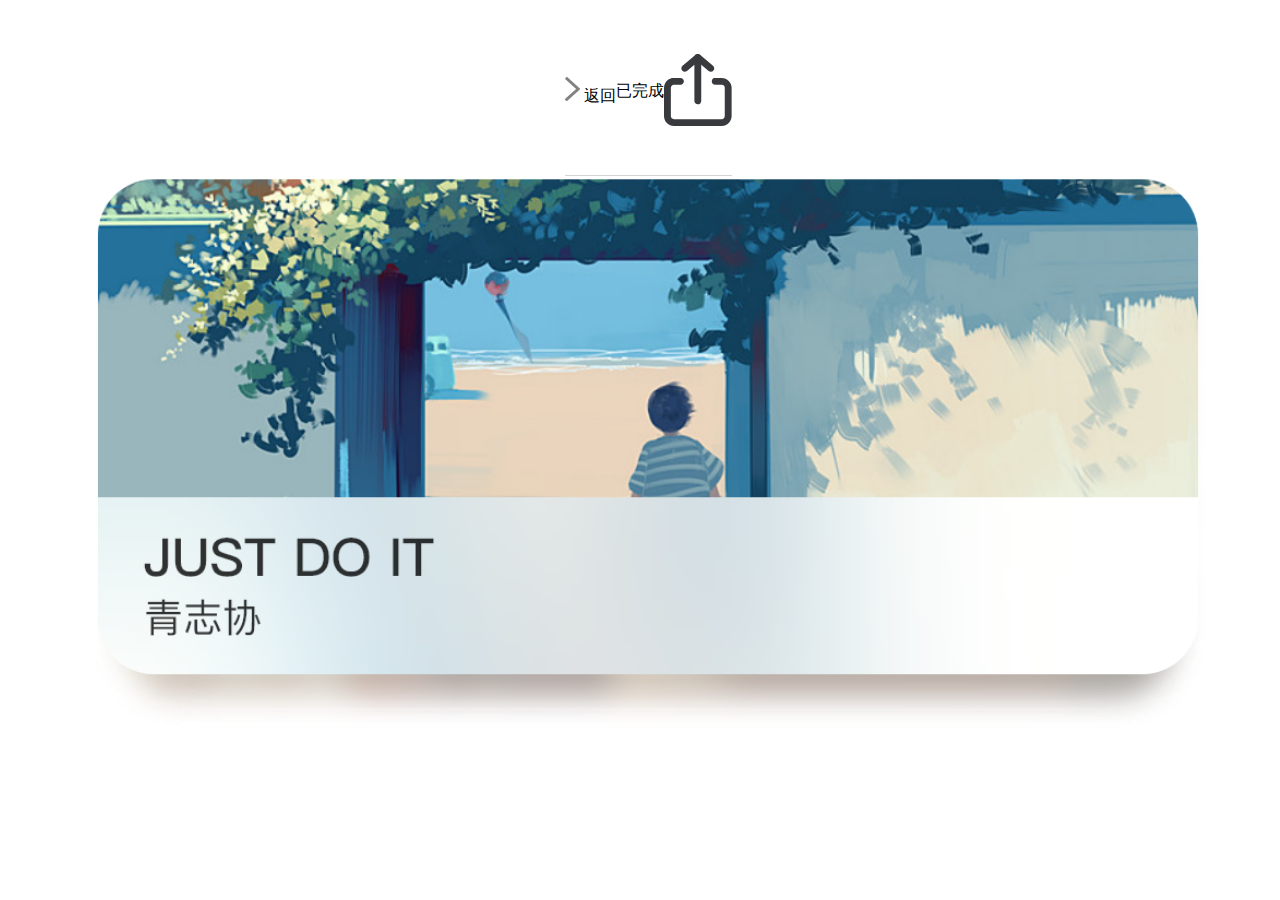
<file: done-index.html>
<!DOCTYPE html>
<head>
  <meta charset="utf-8">
  <meta http-equiv="X-UA-Compatible" content="IE-edge,chrome=1">
  <meta name="viewport" content="width=device-width, initial-scale=1, shrink-to-fit=no, minimum-scale=1.0, maximum-scale=1.0, user-scalable=no, viewport-fit=cover"/>
  <meta name="format-datection" content="telephone=no,email=no"/>
  <meta name="apple-mobile-web-app-capable" content="yes">
  <meta name="apple-mobile-web-app-status-bar-style" content="white">
  <script src="lib/jquery-3.3.1.js"></script>
  <link rel="stylesheet" type="text/css" href="css/font.css">
  <link rel="stylesheet" href="css/doing-done.css">
</head>

<body>

<header>
  <div class="back">
    <img src="./img/fanhui.png" alt="">
    返回
  </div>
  <div class="title">
    已完成
  </div>
  <div class="share">
    <img src="./img/share@3x.png">
  </div>
</header>

<section class="cards">
</section>



<script>

  $('.back').click(function () {
    location.replace("mine.html")
  })
</script>
<script src="js/doing-done.js"></script>
</body>
</html>
</file>
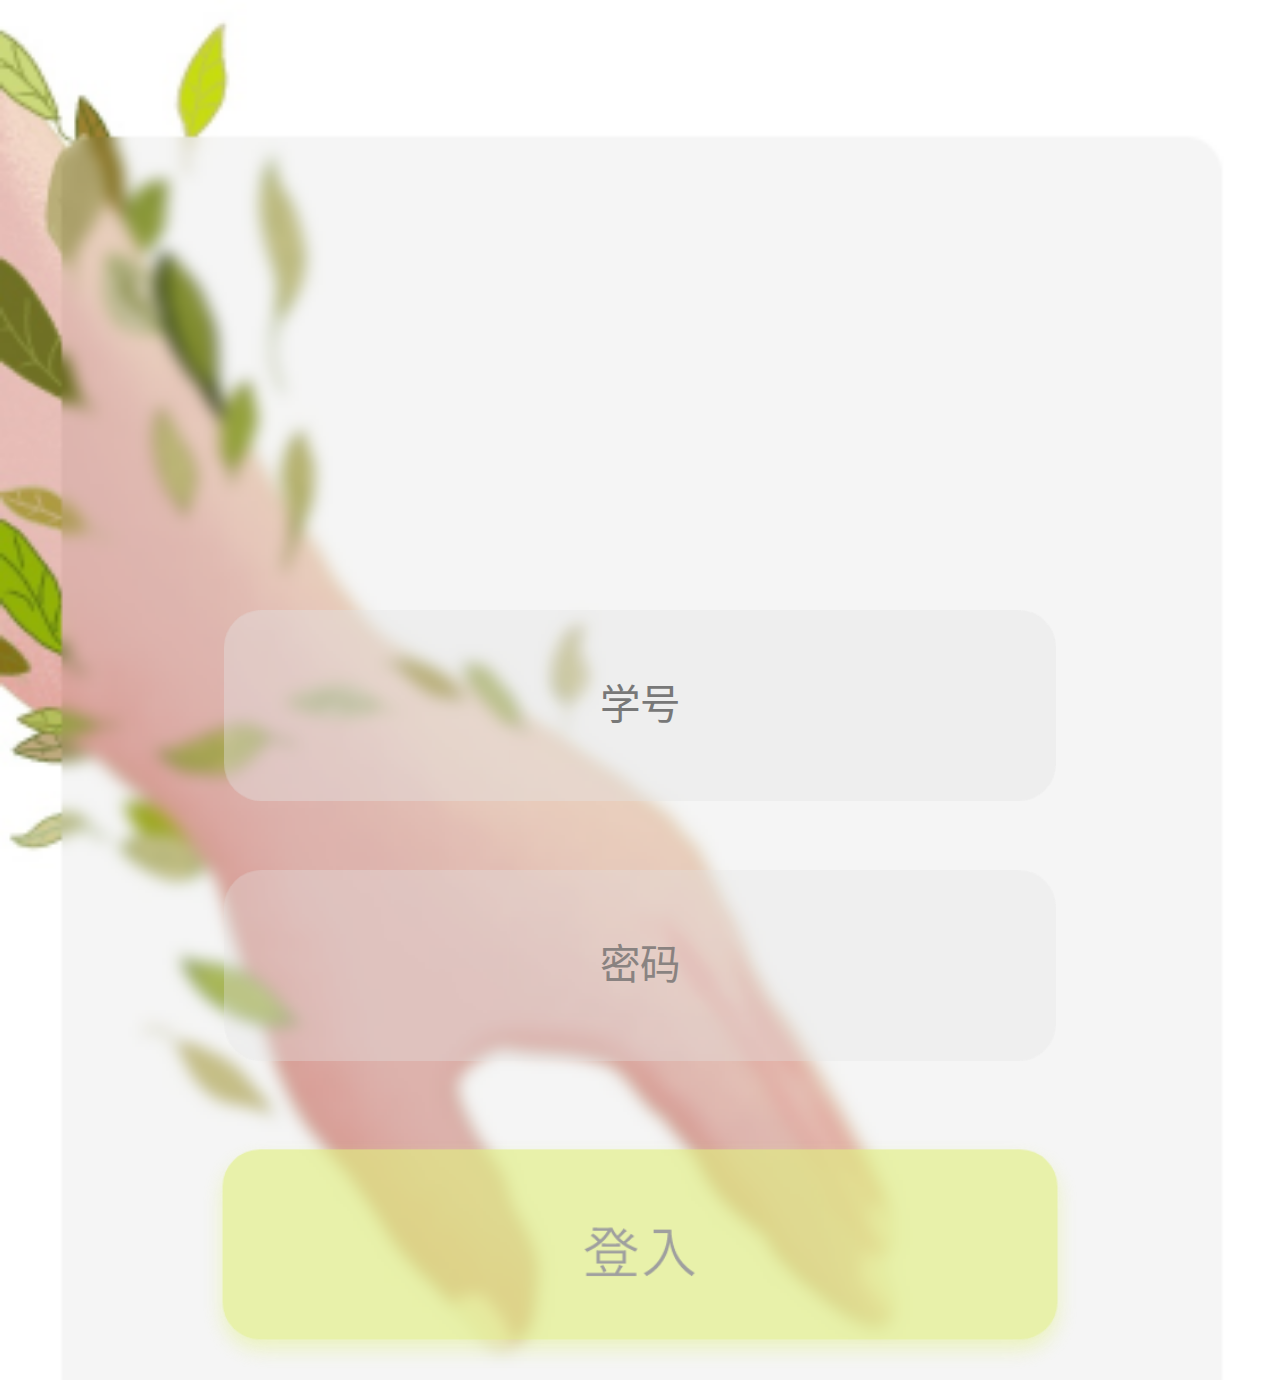
<file: Giving/login.html>
<!DOCTYPE html>
<html lang="zh-CN">
<head>
  <meta charset="utf-8">
  <meta http-equiv="X-UA-Compatible" content="IE-edge,chrome=1">
  <meta name="viewport" content="width=device-width, initial-scale=1, shrink-to-fit=no, minimum-scale=1.0, maximum-scale=1.0, user-scalable=no, viewport-fit=cover"/> <!--完美视图，不可缩放 viewport-fit我也不知道-->
  <meta name="format-datection" content="telephone=no,email=no"/><!--默认试别不了电话邮件--><!--如果要链接电话或邮箱 在a标签中href="tel:110"/href="mailto:1111@qq.com"-->
  <meta name="apple-mobile-web-app-capable" content="yes"><!-- 这个我也不知道... -->
  <meta name="apple-mobile-web-app-status-bar-style" content="white"><!-- 设置手机导航栏颜色 -->
  <link rel="icon" type="image/x-icon" href="imgs/favicon.ico"/><!--favicon load-->
  <link rel="stylesheet" type="text/css" href="css/font.css">
  <title>登陆</title>
  <script src="lib/jquery-3.3.1.js"></script>

  <style>
    html {
      font-family: PingFangHeiti;
    }
    * {
      margin: 0;
      padding: 0;
      box-sizing: border-box;
    }
    body,ul,li,p {margin: 0; padding: 0;}
    ul{list-style-type: none;}/*初始化*/
    a ,a:active {
      text-decoration: none;
      color: black;
      -webkit-tap-highlight-color: rgba(255, 255, 255, 0);
      -webkit-user-select: none;
      -moz-user-focus: none;
      -moz-user-select: none;
    }
    input {
      -webkit-appearance: none; /*防止移动端按钮圆角过圆*/
    }
    body {
      background-image: url("img/bg@3x.png");
      background-size: 100vw 178vw;
      background-repeat: no-repeat;
    }

    input {
       margin: 0;
       padding: 0;
       background: url("img/input1@3x.png") no-repeat;
       background-size: 100% 100%;
       position: relative;
       /*z-index: 1;*/
       width: 65vw;
       height: 14.94vw;
       border: 0;
      text-align: center;
      vertical-align: middle;
      font-family: Papyrus;
      font-size: 4.5vmin;
      color: gray;
     }
    input:focus {
      outline: none;
    }
    .box {
      margin: 0;
      padding: 0;
      width: 100%;
      height: 100%;
      display: flex;
      flex-direction: column;
      align-items: center;
      justify-content: center;

    }
    #login-user {
      margin-bottom: 5.3361vw;
      margin-top: 47.67vw;
      display: none;
    }
    #login-button {
      margin-top: 5.3361vw;
      width: 70vw;
      height: 19.5657vw;
      display: none;
    }
    #login-pass {
      display: none;
    }
  </style>

<body>

  <div class="box">
    <input type="text" id="login-user" placeholder="学号">
    <input type="password" id="login-pass" placeholder="密码">
    <img src="img/button@3x.png" id="login-button">
    <p id="tip"></p>
  </div>

<script>
$(document).ready(function () {
    var height = $('html')[0].clientHeight
　　
})
  <!--动画区-->
  function animate(){
    $("#login-user").fadeIn(800)
    $("#login-pass").fadeIn(1000)
    $("#login-button").fadeIn(1200)
  }
  animate()
  //用户操作
  function subUserControl () {
    var nameInput = $('#login-user')
    var passInput = $('#login-pass')
    subUser(nameInput.val(), passInput.val())
  }

  $('#login-button').click(function () {
    subUserControl()
  })

  function subUser(username,password){
    $.ajax({
      url:'https://os.ncuos.com/api/user/token',
      contentType:'application/json;charset=utf-8',
      method:'POST',
      data:JSON.stringify({
        username:username,
        password:password
      }),
      success:function(res){
        token = res['token']
        $.ajax({
          url:"https://os.ncuos.com/api/user/profile/basic",
          contentType:"application/json; charset=utf-8",
          method:"GET",
          headers: {
            authorization:'passport '+token},
          success:
            function(response){
            localStorage.setItem('username', response.base_info.xm)
            location.replace("index.html")
            },
          error:function(){
            document.getElementById('tip').innerHTML='<span style="color: red">请输入正确的学号或密码</span>'
            $('input').val('')
            $('#tip').show()
            $('#tip').fadeOut(1100)
           
            // location.replace("login.html")
          }
        })
      }
    })
  }
</script>
</body>

</html>
</file>
<file: css/font.css>
@font-face {
	font-family:PingFangBold;
	src: url('../font/PINGFANG-BOLD-1.TTF');
}
@font-face {
	font-family:PingFangMedium;
	src: url('../font/PINGFANG-MEDIUM-1.TTF');
}
@font-face {
	font-family:PingFangHeiti;
	src: url('../font/PINGFANGHEITI-JIXI-JIAN-1.TTF');
}
</file>
<file: css/doing-done.css>
body {
  width: 100vw;
  display: flex;
  flex-direction: column;
  align-items: center;
}
header {
  display: flex;
  flex-direction: row;
  justify-content: space-around;
  height: 13.06vw;
  align-items: center;
  border-bottom: solid 1px lightgray;
  background: #ffffff;
}
.card-item {
  width: 89.6vw;
  height: 40vw;
  display: flex;
  flex-direction: column;
  border-radius: 25px;
  margin-bottom: 7.8vw;
}
.card-item img {
  height: 46.13vw;/*40vw*/
  width: 100%;
}
</file>
<file: Giving/css/font.css>
@font-face {
	font-family:PingFangBold;
	src: url('../font/PINGFANG-BOLD-1.TTF');
}
@font-face {
	font-family:PingFangMedium;
	src: url('../font/PINGFANG-MEDIUM-1.TTF');
}
@font-face {
	font-family:PingFangHeiti;
	src: url('../font/PINGFANGHEITI-JIXI-JIAN-1.TTF');
}
</file>
